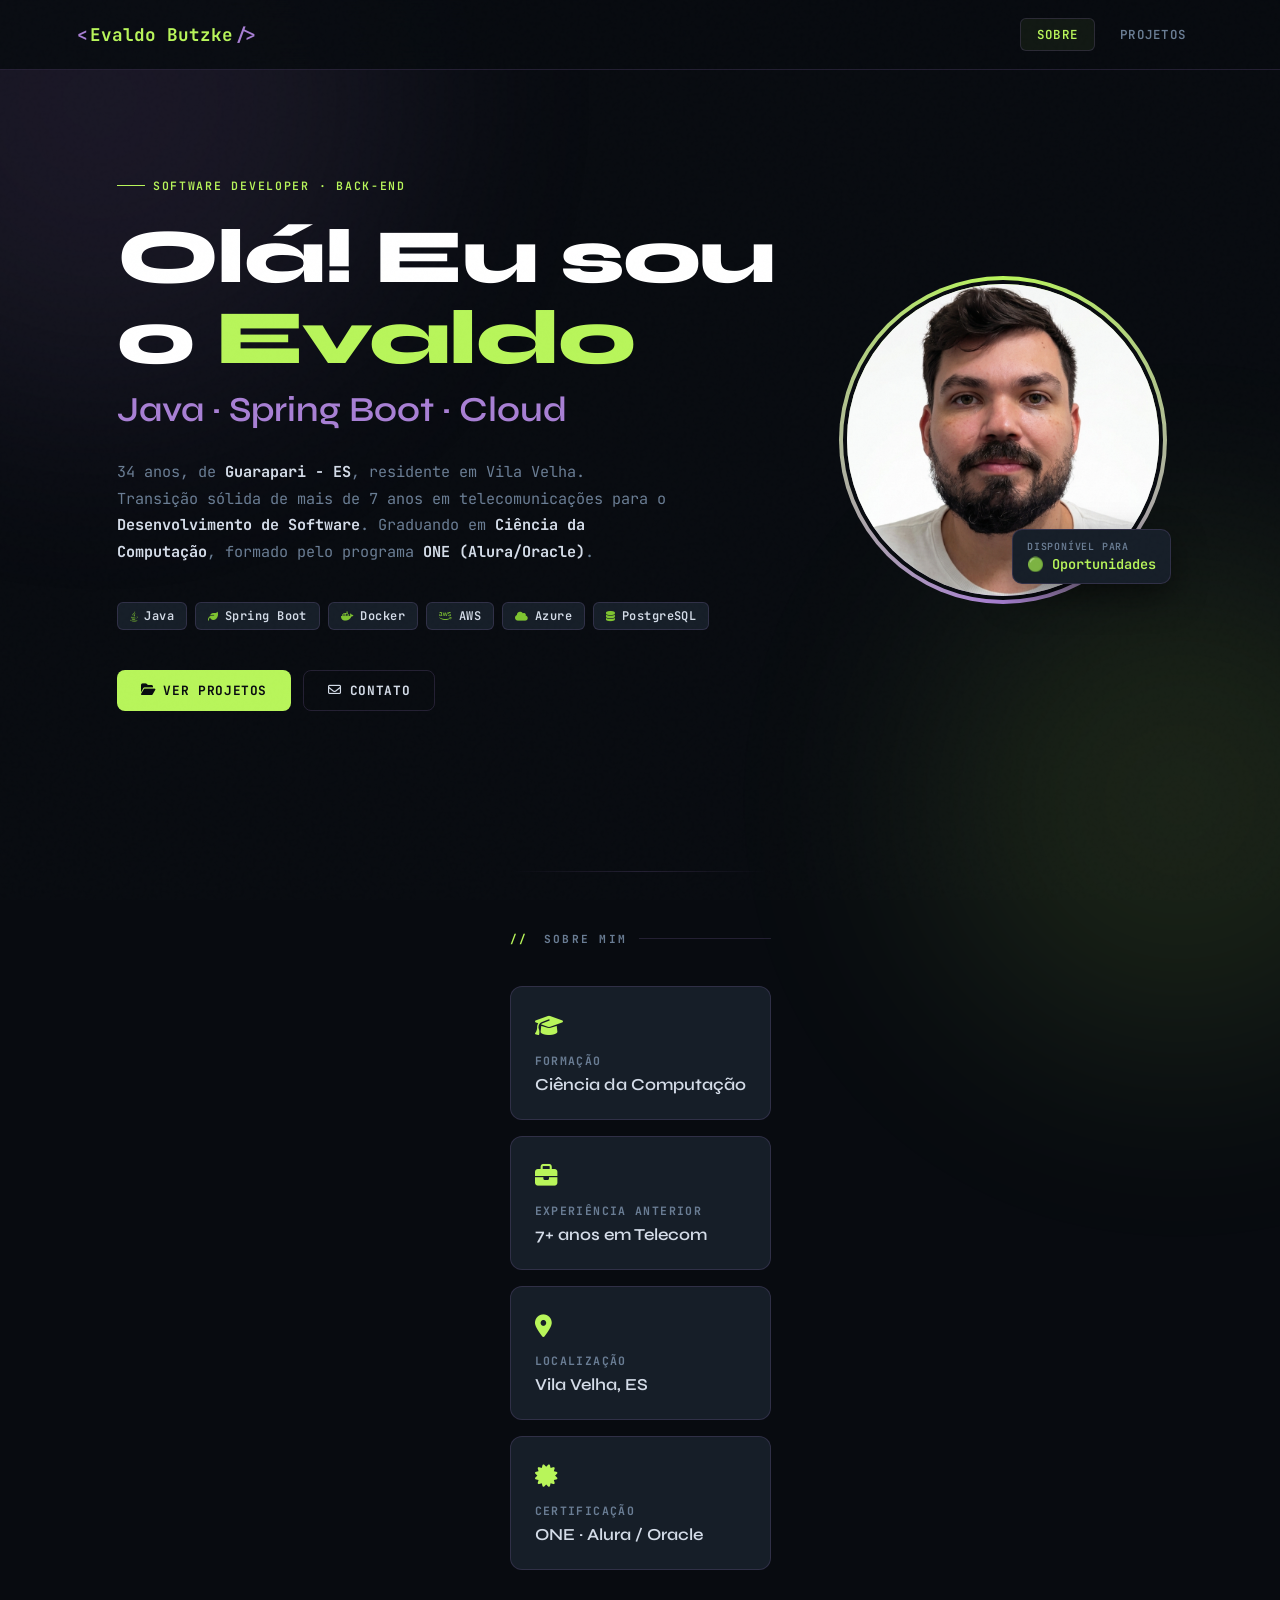
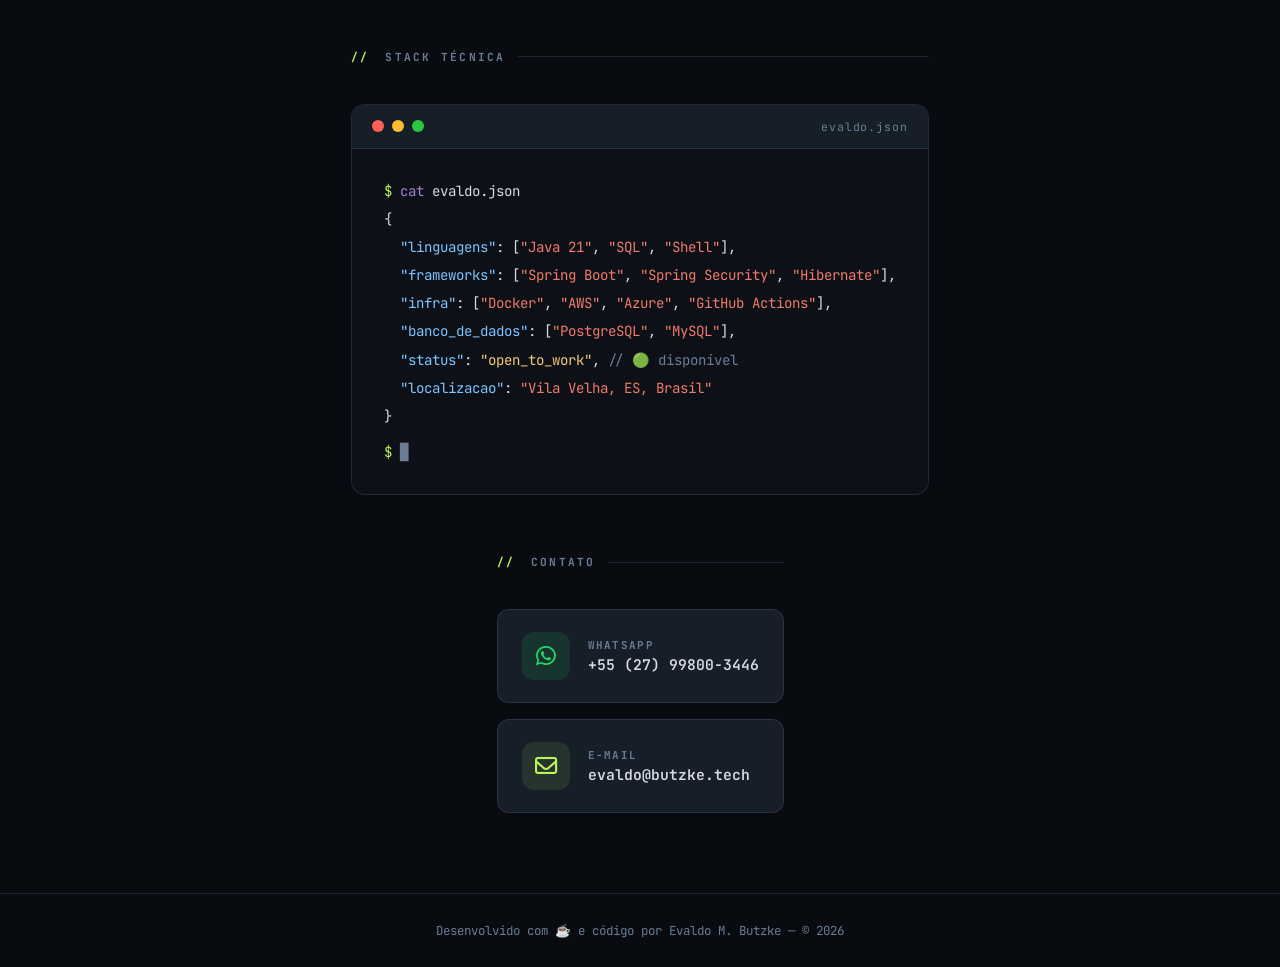
<file: index.html>
<!DOCTYPE html>
<html lang="pt-br">
<head>
    <meta charset="UTF-8">
    <meta name="viewport" content="width=device-width, initial-scale=1.0">
    <title>Evaldo Butzke | Software Developer</title>
    <meta name="description" content="Software Developer especializado em Java, Spring Boot, Docker e AWS.">

    <link rel="stylesheet" href="https://cdnjs.cloudflare.com/ajax/libs/font-awesome/6.5.2/css/all.min.css">
    <link rel="stylesheet" href="./src/styles/main.css">
    <link rel="stylesheet" href="./src/styles/index.css">
    <link rel="shortcut icon" href="./src/img/alien-monster_1f47e.png" type="image/x-icon">
</head>
<body>

    <div class="blob blob-1"></div>
    <div class="blob blob-2"></div>

    <header>
        <a class="logo" href="index.html" aria-label="Home">
            <span class="bracket">&lt;</span>
            <span class="name">Evaldo Butzke</span>
            <span class="bracket">/&gt;</span>
        </a>
        <nav>
            <a href="index.html" class="nav-link active">Sobre</a>
            <a href="projetos.html" class="nav-link">Projetos</a>
        </nav>
    </header>

    <section class="hero">
        <div class="hero-text">
            <p class="hero-eyebrow">Software Developer · Back-End</p>
            <h1>Olá! Eu sou o <span>Evaldo</span></h1>
            <p class="hero-subtitle">Java · Spring Boot · Cloud</p>
            <p class="hero-bio">
                34 anos, de <strong>Guarapari - ES</strong>, residente em Vila Velha.<br>
                Transição sólida de mais de 7 anos em telecomunicações para o
                <strong>Desenvolvimento de Software</strong>. Graduando em
                <strong>Ciência da Computação</strong>, formado pelo programa
                <strong>ONE (Alura/Oracle)</strong>.
            </p>
            <div class="stack">
                <span class="chip"><i class="fa-brands fa-java"></i> Java</span>
                <span class="chip"><i class="fa-solid fa-leaf"></i> Spring Boot</span>
                <span class="chip"><i class="fa-brands fa-docker"></i> Docker</span>
                <span class="chip"><i class="fa-brands fa-aws"></i> AWS</span>
                <span class="chip"><i class="fa-solid fa-cloud"></i> Azure</span>
                <span class="chip"><i class="fa-solid fa-database"></i> PostgreSQL</span>
            </div>
            <div class="cta-row">
                <a href="projetos.html" class="btn btn-primary">
                    <i class="fa-solid fa-folder-open"></i> Ver Projetos
                </a>
                <a href="#contato" class="btn btn-ghost">
                    <i class="fa-regular fa-envelope"></i> Contato
                </a>
            </div>
        </div>

        <div class="hero-avatar">
            <div class="avatar-ring"></div>
            <div class="avatar-inner">
                <img src="./src/img/perfil.png" alt="Foto de perfil de Evaldo Butzke">
            </div>
            <div class="avatar-badge">
                <span class="badge-label">Disponível para</span>
                <span class="badge-value">🟢 Oportunidades</span>
            </div>
        </div>
    </section>

    <section class="about-section">
        <div class="divider-line"></div>
        <div style="height:60px"></div>
        <p class="section-label reveal"><span>//</span> Sobre mim</p>
        <div class="facts-grid">
            <div class="fact-card reveal">
                <div class="fact-icon"><i class="fa-solid fa-graduation-cap"></i></div>
                <p class="fact-title">Formação</p>
                <p class="fact-value">Ciência da Computação</p>
            </div>
            <div class="fact-card reveal">
                <div class="fact-icon"><i class="fa-solid fa-briefcase"></i></div>
                <p class="fact-title">Experiência anterior</p>
                <p class="fact-value">7+ anos em Telecom</p>
            </div>
            <div class="fact-card reveal">
                <div class="fact-icon"><i class="fa-solid fa-location-dot"></i></div>
                <p class="fact-title">Localização</p>
                <p class="fact-value">Vila Velha, ES</p>
            </div>
            <div class="fact-card reveal">
                <div class="fact-icon"><i class="fa-solid fa-certificate"></i></div>
                <p class="fact-title">Certificação</p>
                <p class="fact-value">ONE · Alura / Oracle</p>
            </div>
        </div>
    </section>

    <section class="terminal">
        <p class="section-label reveal"><span>//</span> Stack técnica</p>
        <div class="terminal-window reveal">
            <div class="terminal-bar">
                <div class="dot dot-r"></div>
                <div class="dot dot-y"></div>
                <div class="dot dot-g"></div>
                <span class="terminal-title">evaldo.json</span>
            </div>
            <div class="terminal-body">
                <div class="line"><span class="prompt">$</span> <span class="cmd">cat</span> evaldo.json</div>
                <div class="line">{</div>
                <div class="line">&nbsp;&nbsp;<span class="key">"linguagens"</span>: [<span class="str">"Java 21"</span>, <span class="str">"SQL"</span>, <span class="str">"Shell"</span>],</div>
                <div class="line">&nbsp;&nbsp;<span class="key">"frameworks"</span>: [<span class="str">"Spring Boot"</span>, <span class="str">"Spring Security"</span>, <span class="str">"Hibernate"</span>],</div>
                <div class="line">&nbsp;&nbsp;<span class="key">"infra"</span>: [<span class="str">"Docker"</span>, <span class="str">"AWS"</span>, <span class="str">"Azure"</span>, <span class="str">"GitHub Actions"</span>],</div>
                <div class="line">&nbsp;&nbsp;<span class="key">"banco_de_dados"</span>: [<span class="str">"PostgreSQL"</span>, <span class="str">"MySQL"</span>],</div>
                <div class="line">&nbsp;&nbsp;<span class="key">"status"</span>: <span class="val">"open_to_work"</span>, <span class="comment">// 🟢 disponível</span></div>
                <div class="line">&nbsp;&nbsp;<span class="key">"localizacao"</span>: <span class="str">"Vila Velha, ES, Brasil"</span></div>
                <div class="line">}</div>
                <div class="line" style="margin-top:8px"><span class="prompt">$</span> <span class="comment">█</span></div>
            </div>
        </div>
    </section>

    <section class="contact-section" id="contato">
        <p class="section-label reveal"><span>//</span> Contato</p>
        <div class="contact-grid">
            <a href="https://wa.me/5527998003446" target="_blank" rel="noopener noreferrer"
               class="contact-card whatsapp reveal">
                <div class="contact-icon"><i class="fa-brands fa-whatsapp"></i></div>
                <div class="contact-info">
                    <span class="contact-label">WhatsApp</span>
                    <span class="contact-value">+55 (27) 99800-3446</span>
                </div>
            </a>
            <a href="mailto:evaldo@butzke.tech" class="contact-card email reveal">
                <div class="contact-icon"><i class="fa-regular fa-envelope"></i></div>
                <div class="contact-info">
                    <span class="contact-label">E-mail</span>
                    <span class="contact-value">evaldo@butzke.tech</span>
                </div>
            </a>
        </div>
    </section>

    <footer>
        <p class="footer-copy">Desenvolvido com <span>☕</span> e código por Evaldo M. Butzke &mdash; &copy; 2026</p>
    </footer>

    <script>
        const reveals = document.querySelectorAll('.reveal');
        const io = new IntersectionObserver((entries) => {
            entries.forEach((e, i) => {
                if (e.isIntersecting) {
                    setTimeout(() => e.target.classList.add('visible'), i * 80);
                    io.unobserve(e.target);
                }
            });
        }, { threshold: 0.1 });
        reveals.forEach(el => io.observe(el));
    </script>
</body>
</html>
</file>
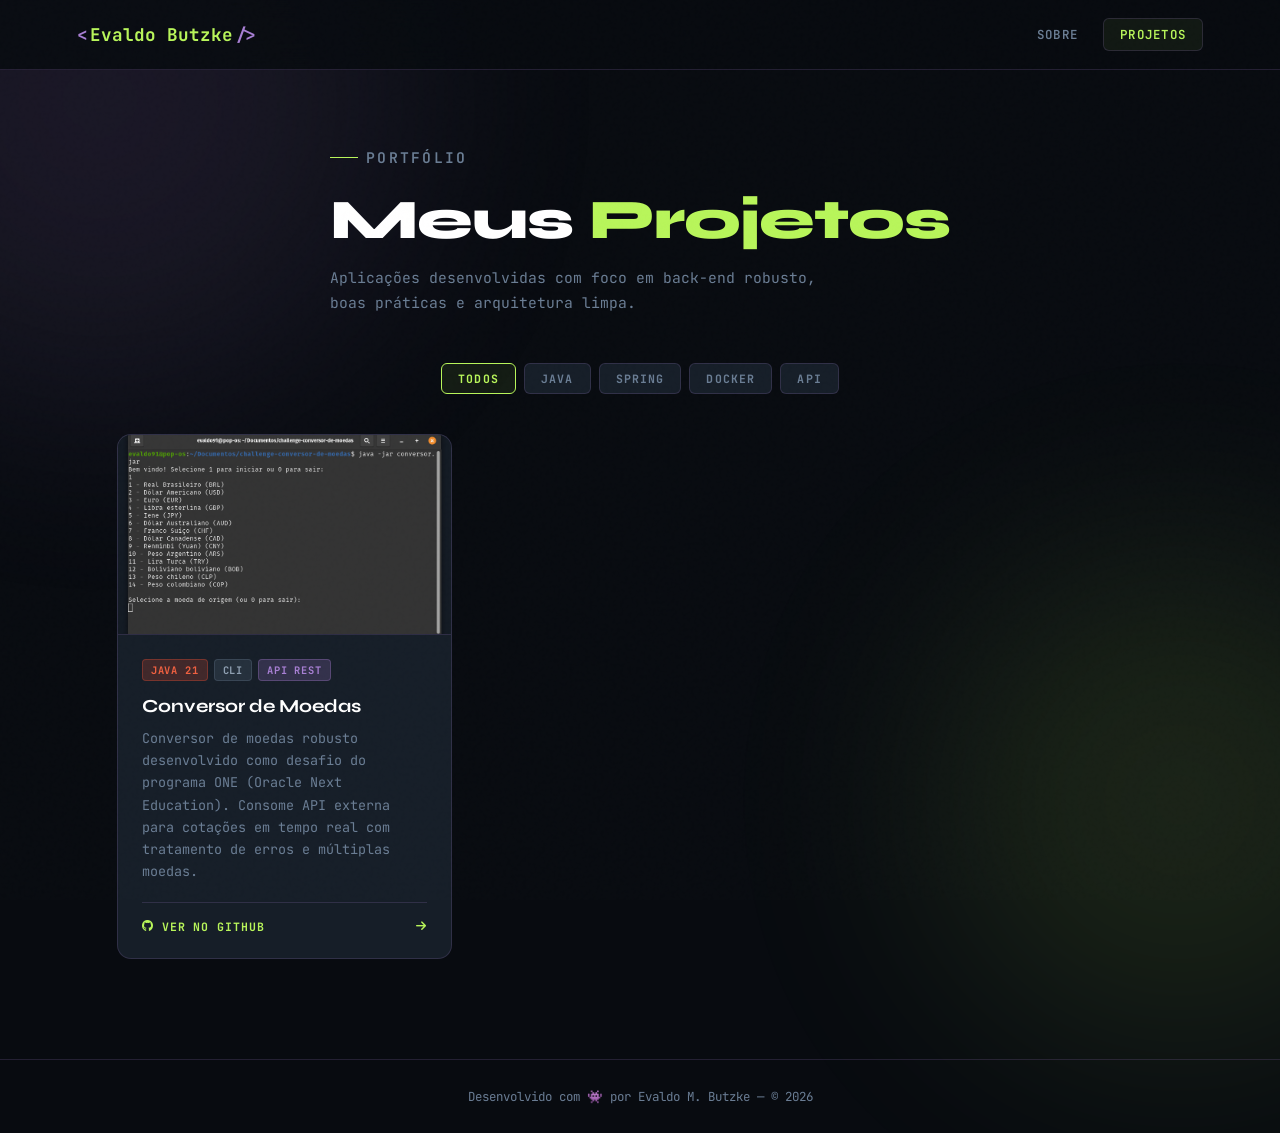
<file: projetos.html>
<!DOCTYPE html>
<html lang="pt-br">
<head>
    <meta charset="UTF-8">
    <meta name="viewport" content="width=device-width, initial-scale=1.0">
    <title>Projetos | Evaldo Butzke</title>
    <meta name="description" content="Projetos desenvolvidos por Evaldo Butzke — Software Developer especializado em Java e Spring Boot.">

    <link rel="stylesheet" href="https://cdnjs.cloudflare.com/ajax/libs/font-awesome/6.5.2/css/all.min.css">
    <link rel="stylesheet" href="./src/styles/main.css">
    <link rel="stylesheet" href="./src/styles/projetos.css">
    <link rel="shortcut icon" href="./src/img/alien-monster_1f47e.png" type="image/x-icon">
</head>
<body>

    <div class="blob blob-1"></div>
    <div class="blob blob-2"></div>

    <header>
        <a class="logo" href="index.html" aria-label="Home">
            <span class="bracket">&lt;</span>
            <span class="name">Evaldo Butzke</span>
            <span class="bracket">/&gt;</span>
        </a>
        <nav>
            <a href="index.html" class="nav-link">Sobre</a>
            <a href="projetos.html" class="nav-link active">Projetos</a>
        </nav>
    </header>

    <div class="page-hero">
        <p class="page-eyebrow">Portfólio</p>
        <h1>Meus <span>Projetos</span></h1>
        <p>Aplicações desenvolvidas com foco em back-end robusto, boas práticas e arquitetura limpa.</p>
    </div>

    <div class="filter-bar">
        <button class="filter-btn active" data-filter="all">Todos</button>
        <button class="filter-btn" data-filter="java">Java</button>
        <button class="filter-btn" data-filter="spring">Spring</button>
        <button class="filter-btn" data-filter="docker">Docker</button>
        <button class="filter-btn" data-filter="api">API</button>
    </div>

    <main class="projects-section">
        <div class="projects-grid" id="grid">

            <a href="https://github.com/evaldo91/challenge-conversor-de-moedas"
               target="_blank" rel="noopener"
               class="project-card" data-tags="java cli api"
               style="animation-delay:0.1s">
                <div class="project-img">
                    <img src="./src/img/conversor.png" alt="Interface CLI do conversor de moedas em Java">
                </div>
                <div class="project-body">
                    <div class="project-tags">
                        <span class="tag tag-java">Java 21</span>
                        <span class="tag tag-cli">CLI</span>
                        <span class="tag tag-api">API REST</span>
                    </div>
                    <h2 class="project-title">Conversor de Moedas</h2>
                    <p class="project-desc">
                        Conversor de moedas robusto desenvolvido como desafio do programa ONE (Oracle Next Education).
                        Consome API externa para cotações em tempo real com tratamento de erros e múltiplas moedas.
                    </p>
                    <div class="project-footer">
                        <i class="fa-brands fa-github"></i> Ver no GitHub
                        <i class="fa-solid fa-arrow-right" style="margin-left:auto"></i>
                    </div>
                </div>
            </a>

            <!-- Para adicionar mais projetos, copie o bloco acima e ajuste:
                 data-tags: combinação de "java spring docker api cli"
                 href: link do GitHub
                 src/img: screenshot do projeto
            -->

        </div>
    </main>

    <footer>
        <p class="footer-copy">Desenvolvido com <span>👾</span> por Evaldo M. Butzke &mdash; &copy; 2026</p>
    </footer>

    <script>
        const btns  = document.querySelectorAll('.filter-btn');
        const cards = document.querySelectorAll('.project-card');

        btns.forEach(btn => {
            btn.addEventListener('click', () => {
                btns.forEach(b => b.classList.remove('active'));
                btn.classList.add('active');
                const filter = btn.dataset.filter;
                cards.forEach(card => {
                    const tags = card.dataset.tags || '';
                    card.style.display = (filter === 'all' || tags.includes(filter)) ? 'flex' : 'none';
                });
            });
        });
    </script>
</body>
</html>
</file>
<file: src/styles/main.css>
/* ============================================================
   Evaldo Butzke | Portfolio — main.css
   ============================================================ */

@import url('https://fonts.googleapis.com/css2?family=JetBrains+Mono:wght@300;400;600;700&family=Syne:wght@400;600;700;800&display=swap');

/* ── RESET & ROOT ── */
*, *::before, *::after { box-sizing: border-box; margin: 0; padding: 0; }

:root {
    --green:       #b8f55a;
    --green-dim:   #7ec430;
    --purple:      #a87fd4;
    --purple-dark: #3d2660;
    --coral:       #f07a6a;
    --bg:          #080b10;
    --bg3:         #141b24;
    --surface:     #161e28;
    --border:      rgba(168, 127, 212, 0.18);
    --text:        #d4dce8;
    --text-dim:    #6a7d94;
    --mono:        'JetBrains Mono', monospace;
    --display:     'Syne', sans-serif;
}

html { scroll-behavior: smooth; }

body {
    font-family: var(--mono);
    background: var(--bg);
    color: var(--text);
    min-height: 100vh;
    overflow-x: hidden;
    display: flex;
    flex-direction: column;
}

/* ── NOISE OVERLAY ── */
body::before {
    content: '';
    position: fixed; inset: 0;
    background-image: url("data:image/svg+xml,%3Csvg viewBox='0 0 256 256' xmlns='http://www.w3.org/2000/svg'%3E%3Cfilter id='noise'%3E%3CfeTurbulence type='fractalNoise' baseFrequency='0.9' numOctaves='4' stitchTiles='stitch'/%3E%3C/filter%3E%3Crect width='100%25' height='100%25' filter='url(%23noise)' opacity='0.04'/%3E%3C/svg%3E");
    pointer-events: none; z-index: 999; opacity: 0.4;
}

/* ── AMBIENT BLOBS ── */
.blob {
    position: fixed; border-radius: 50%; filter: blur(120px);
    opacity: 0.11; pointer-events: none; z-index: 0;
    animation: drift 20s ease-in-out infinite alternate;
}
.blob-1 { width:600px; height:600px; background:var(--purple); top:-200px;  left:-200px; }
.blob-2 { width:500px; height:500px; background:var(--green);  bottom:-150px; right:-150px; animation-delay:-10s; }

/* ── HEADER ── */
header {
    position: sticky; top: 0; z-index: 100;
    display: flex; align-items: center; justify-content: space-between;
    padding: 18px 6%;
    background: rgba(8, 11, 16, 0.85);
    backdrop-filter: blur(16px);
    border-bottom: 1px solid var(--border);
}

.logo {
    font-family: var(--mono); font-size: 1.1rem; font-weight: 700;
    text-decoration: none; display: flex; align-items: center; gap: 2px;
}
.logo .bracket { color: var(--purple); }
.logo .name    { color: var(--green); }

nav { display: flex; gap: 8px; }

.nav-link {
    color: var(--text-dim); text-decoration: none;
    font-size: 0.78rem; font-weight: 600; letter-spacing: 0.1em;
    text-transform: uppercase; padding: 7px 16px; border-radius: 6px;
    border: 1px solid transparent; transition: all 0.25s;
}
.nav-link:hover,
.nav-link.active {
    color: var(--green); border-color: var(--border);
    background: rgba(184, 245, 90, 0.06);
}

/* ── BUTTONS ── */
.btn {
    display: inline-flex; align-items: center; gap: 8px;
    padding: 11px 24px; border-radius: 8px;
    font-family: var(--mono); font-size: 0.8rem; font-weight: 700;
    letter-spacing: 0.05em; text-decoration: none; text-transform: uppercase;
    transition: all 0.25s; cursor: pointer; border: none;
}
.btn-primary { background: var(--green); color: #080b10; }
.btn-primary:hover { background: #ceff7a; transform: translateY(-2px); box-shadow: 0 8px 24px rgba(184,245,90,0.3); }
.btn-ghost   { background: transparent; color: var(--text); border: 1px solid var(--border); }
.btn-ghost:hover { border-color: var(--purple); color: var(--purple); transform: translateY(-2px); }

/* ── SECTION LABEL ── */
.section-label {
    display: flex; align-items: center; gap: 12px;
    font-size: 0.7rem; font-weight: 700; letter-spacing: 0.2em;
    text-transform: uppercase; color: var(--text-dim); margin-bottom: 40px;
}
.section-label::after { content:''; flex:1; height:1px; background:var(--border); }
.section-label span   { color: var(--green); margin-right: 4px; }

/* ── DIVIDER ── */
.divider-line { height:1px; background:linear-gradient(90deg, transparent, var(--border), transparent); }

/* ── FOOTER ── */
footer {
    position: relative; z-index: 1;
    border-top: 1px solid var(--border); padding: 28px 6%;
    text-align: center; margin-top: auto;
}
.footer-copy { font-size: 0.78rem; color: var(--text-dim); }
.footer-copy span { color: var(--coral); }

/* ── SCROLL REVEAL ── */
.reveal { opacity:0; transform:translateY(24px); transition:opacity 0.6s, transform 0.6s; }
.reveal.visible { opacity:1; transform:translateY(0); }

/* ── ANIMATIONS ── */
@keyframes drift  { from{transform:translate(0,0)}   to{transform:translate(40px,30px)} }
@keyframes spin   { to{transform:rotate(360deg)} }
@keyframes float  { 0%,100%{transform:translateY(0)} 50%{transform:translateY(-8px)} }
@keyframes fadeUp { from{opacity:0;transform:translateY(20px)} to{opacity:1;transform:translateY(0)} }
@keyframes fadeIn { from{opacity:0;transform:scale(0.96)}      to{opacity:1;transform:scale(1)} }

/* ── RESPONSIVE SHARED ── */
@media (max-width: 680px) {
    header { flex-wrap:wrap; gap:12px; padding:16px 5%; }
    nav    { width:100%; justify-content:center; }
    .nav-link { font-size:0.72rem; padding:6px 12px; }
    footer { padding:24px 5%; }
}
</file>
<file: src/styles/index.css>
/* ============================================================
   index.css — estilos exclusivos da página Sobre
   ============================================================ */

/* ── HERO ── */
.hero {
    position: relative; z-index: 1;
    display: grid; grid-template-columns: 1fr auto;
    align-items: center; gap: 60px;
    max-width: 1200px; margin: 0 auto;
    padding: 100px 6% 80px; flex: 1;
}

.hero-eyebrow {
    display: inline-flex; align-items: center; gap: 8px;
    font-size: 0.72rem; font-weight: 600; letter-spacing: 0.15em;
    text-transform: uppercase; color: var(--green); margin-bottom: 24px;
    opacity: 0; animation: fadeUp 0.6s 0.2s forwards;
}
.hero-eyebrow::before {
    content: ''; display: inline-block;
    width: 28px; height: 1px; background: var(--green);
}

.hero h1 {
    font-family: var(--display);
    font-size: clamp(2.8rem, 6vw, 5rem);
    font-weight: 800; line-height: 1.05; letter-spacing: -0.02em;
    color: #fff; margin-bottom: 10px;
    opacity: 0; animation: fadeUp 0.6s 0.35s forwards;
}
.hero h1 span { color: var(--green); }

.hero-subtitle {
    font-family: var(--display);
    font-size: clamp(1.4rem, 3vw, 2.2rem); font-weight: 600;
    color: var(--purple); margin-bottom: 28px;
    opacity: 0; animation: fadeUp 0.6s 0.5s forwards;
}

.hero-bio {
    font-size: 0.95rem; line-height: 1.75; color: var(--text-dim);
    max-width: 560px; margin-bottom: 36px;
    opacity: 0; animation: fadeUp 0.6s 0.65s forwards;
}
.hero-bio strong { color: var(--text); }

/* ── TECH STACK ── */
.stack {
    display: flex; flex-wrap: wrap; gap: 8px; margin-bottom: 40px;
    opacity: 0; animation: fadeUp 0.6s 0.8s forwards;
}
.chip {
    display: inline-flex; align-items: center; gap: 6px;
    font-size: 0.75rem; font-weight: 600; padding: 5px 12px;
    border-radius: 6px; border: 1px solid var(--border);
    background: var(--surface); color: var(--text); letter-spacing: 0.04em;
    transition: all 0.2s;
}
.chip:hover { border-color:var(--green); color:var(--green); background:rgba(184,245,90,0.07); transform:translateY(-1px); }
.chip i { color: var(--green-dim); font-size: 0.85em; }

/* ── CTA ROW ── */
.cta-row {
    display: flex; gap: 12px; flex-wrap: wrap;
    opacity: 0; animation: fadeUp 0.6s 0.95s forwards;
}

/* ── AVATAR ── */
.hero-avatar {
    position: relative; width: 320px; flex-shrink: 0;
    display: flex; align-items: center; justify-content: center;
    opacity: 0; animation: fadeIn 0.8s 0.4s forwards;
}
.avatar-ring {
    position: absolute; inset: -4px; border-radius: 50%;
    background: conic-gradient(from 0deg, var(--green), var(--purple), var(--green));
    animation: spin 6s linear infinite;
}
.avatar-inner {
    position: relative; z-index: 1;
    width: 100%; aspect-ratio: 1; border-radius: 50%;
    overflow: hidden; border: 4px solid var(--bg);
}
.avatar-inner img { width:100%; height:100%; object-fit:cover; display:block; }

.avatar-badge {
    position: absolute; bottom: 16px; right: -8px; z-index: 2;
    background: var(--surface); border: 1px solid var(--border);
    border-radius: 10px; padding: 10px 14px;
    font-size: 0.7rem; font-weight: 600; white-space: nowrap;
    display: flex; flex-direction: column; gap: 2px;
    box-shadow: 0 12px 32px rgba(0,0,0,0.5);
    animation: float 4s ease-in-out infinite;
}
.badge-label { color:var(--text-dim); letter-spacing:0.08em; text-transform:uppercase; font-size:0.62rem; }
.badge-value { color:var(--green); font-size:0.85rem; }

/* ── ABOUT FACTS ── */
.about-section {
    position: relative; z-index: 1;
    max-width: 1200px; margin: 0 auto; padding: 80px 6%;
}

.facts-grid { display:grid; grid-template-columns:repeat(auto-fit, minmax(240px,1fr)); gap:16px; }

.fact-card {
    background: var(--surface); border: 1px solid var(--border);
    border-radius: 12px; padding: 24px;
    transition: border-color 0.25s, transform 0.25s;
}
.fact-card:hover { border-color: var(--purple); transform: translateY(-3px); }
.fact-icon  { font-size:1.4rem; color:var(--green); margin-bottom:12px; }
.fact-title { font-size:0.72rem; font-weight:700; letter-spacing:0.12em; text-transform:uppercase; color:var(--text-dim); margin-bottom:6px; }
.fact-value { font-family:var(--display); font-size:1.05rem; font-weight:600; color:var(--text); }

/* ── TERMINAL ── */
.terminal {
    position: relative; z-index: 1;
    max-width: 1200px; margin: 0 auto; padding: 0 6% 60px;
}
.terminal-window { background:#0d1117; border:1px solid var(--border); border-radius:14px; overflow:hidden; }
.terminal-bar    { display:flex; align-items:center; gap:8px; padding:14px 20px; background:var(--surface); border-bottom:1px solid var(--border); }
.dot   { width:12px; height:12px; border-radius:50%; }
.dot-r { background:#ff5f57; } .dot-y { background:#ffbd2e; } .dot-g { background:#28c840; }
.terminal-title { margin-left:auto; font-size:0.72rem; color:var(--text-dim); letter-spacing:0.08em; }
.terminal-body  { padding:28px 32px; }
.line    { font-size:0.88rem; line-height:2; }
.prompt  { color:var(--green); }
.cmd     { color:var(--purple); }
.comment { color:var(--text-dim); }
.key     { color:#7ec4ff; }
.val     { color:#f5c87a; }
.str     { color:var(--coral); }

/* ── CONTACT SECTION ── */
.contact-section {
    position: relative; z-index: 1;
    max-width: 1200px; margin: 0 auto; padding: 0 6% 80px;
}
.contact-grid {
    display: grid;
    grid-template-columns: repeat(auto-fit, minmax(260px, 1fr));
    gap: 16px;
}
.contact-card {
    display: flex; align-items: center; gap: 18px;
    background: var(--surface); border: 1px solid var(--border);
    border-radius: 12px; padding: 22px 24px;
    text-decoration: none; color: var(--text);
    transition: border-color 0.25s, transform 0.25s, box-shadow 0.25s;
}
.contact-card:hover {
    transform: translateY(-4px);
    box-shadow: 0 12px 32px rgba(0,0,0,0.3);
}
.contact-card.whatsapp:hover { border-color: #25d366; }
.contact-card.email:hover    { border-color: var(--green); }

.contact-icon {
    width: 48px; height: 48px; border-radius: 12px;
    display: flex; align-items: center; justify-content: center;
    font-size: 1.4rem; flex-shrink: 0;
}
.contact-card.whatsapp .contact-icon { background: rgba(37,211,102,0.12); color: #25d366; }
.contact-card.email    .contact-icon { background: rgba(184,245,90,0.1);  color: var(--green); }

.contact-info { display: flex; flex-direction: column; gap: 3px; }
.contact-label { font-size: 0.68rem; font-weight: 700; letter-spacing: 0.12em; text-transform: uppercase; color: var(--text-dim); }
.contact-value { font-size: 0.92rem; font-weight: 600; color: var(--text); }
.contact-card:hover .contact-value { color: #fff; }

/* ── RESPONSIVE ── */
@media (max-width: 900px) {
    .hero { grid-template-columns:1fr; text-align:center; padding-top:60px; }
    .hero-avatar { width:240px; margin:0 auto; order:-1; }
    .hero-bio    { margin:0 auto 36px; }
    .stack       { justify-content:center; }
    .cta-row     { justify-content:center; }
    .hero-eyebrow{ justify-content:center; }
    .avatar-badge{ right:-4px; }
}
@media (max-width: 680px) {
    .hero          { padding:48px 5% 60px; gap:40px; }
    .about-section,
    .terminal,
    .contact-section { padding-left:5%; padding-right:5%; }
}
</file>
<file: src/styles/projetos.css>
/* ============================================================
   projetos.css — estilos exclusivos da página Projetos
   ============================================================ */

/* ── PAGE HERO ── */
.page-hero {
    position: relative; z-index: 1;
    max-width: 1200px; margin: 0 auto;
    padding: 72px 6% 48px;
}
.page-eyebrow {
    display: inline-flex; align-items: center; gap: 8px;
    font-size: 0.72rem; font-weight: 600; letter-spacing: 0.15em;
    text-transform: uppercase; color: var(--green); margin-bottom: 16px;
}
.page-eyebrow::before {
    content: ''; display: inline-block; width: 28px; height: 1px; background: var(--green);
}
.page-hero h1 {
    font-family: var(--display);
    font-size: clamp(2rem, 5vw, 3.5rem);
    font-weight: 800; letter-spacing: -0.02em; color: #fff; margin-bottom: 12px;
}
.page-hero h1 span { color: var(--green); }
.page-hero p { font-size: 0.92rem; color: var(--text-dim); line-height: 1.7; max-width: 520px; }

/* ── FILTER BAR ── */
.filter-bar {
    position: relative; z-index: 1;
    max-width: 1200px; margin: 0 auto;
    padding: 0 6% 40px;
    display: flex; gap: 8px; flex-wrap: wrap;
}
.filter-btn {
    font-family: var(--mono); font-size: 0.72rem; font-weight: 700;
    letter-spacing: 0.1em; text-transform: uppercase;
    padding: 7px 16px; border-radius: 6px; cursor: pointer;
    border: 1px solid var(--border); background: var(--surface);
    color: var(--text-dim); transition: all 0.2s;
}
.filter-btn:hover,
.filter-btn.active { border-color: var(--green); color: var(--green); background: rgba(184,245,90,0.07); }

/* ── PROJECTS GRID ── */
.projects-section {
    position: relative; z-index: 1;
    max-width: 1200px; margin: 0 auto; padding: 0 6% 100px;
}
.projects-grid {
    display: grid;
    grid-template-columns: repeat(auto-fill, minmax(320px, 1fr));
    gap: 20px;
}

/* ── PROJECT CARD ── */
.project-card {
    background: var(--surface); border: 1px solid var(--border);
    border-radius: 14px; overflow: hidden;
    transition: border-color 0.25s, transform 0.25s, box-shadow 0.25s;
    text-decoration: none; display: flex; flex-direction: column;
    opacity: 0; transform: translateY(20px);
    animation: fadeUp 0.5s forwards;
}
.project-card:hover {
    border-color: var(--green); transform: translateY(-6px);
    box-shadow: 0 20px 48px rgba(0,0,0,0.4), 0 0 0 1px rgba(184,245,90,0.1);
}

.project-img {
    width: 100%; height: 200px; overflow: hidden;
    background: var(--bg3); border-bottom: 1px solid var(--border);
}
.project-img img {
    width: 100%; height: 100%; object-fit: cover;
    transition: transform 0.4s ease;
}
.project-card:hover .project-img img { transform: scale(1.05); }

.project-body { padding: 24px; flex: 1; display: flex; flex-direction: column; }

/* ── TAGS ── */
.project-tags { display:flex; flex-wrap:wrap; gap:6px; margin-bottom:14px; }
.tag {
    font-size: 0.65rem; font-weight: 700; text-transform: uppercase;
    letter-spacing: 0.08em; padding: 3px 8px; border-radius: 4px;
}
.tag-java   { background:rgba(240,80,50,0.2);  color:#f06040; border:1px solid rgba(240,80,50,0.3); }
.tag-cli    { background:rgba(100,120,140,0.2); color:#8fa0b2; border:1px solid rgba(100,120,140,0.3); }
.tag-spring { background:rgba(109,179,63,0.2);  color:#6db33f; border:1px solid rgba(109,179,63,0.3); }
.tag-docker { background:rgba(30,130,200,0.2);  color:#1e82c8; border:1px solid rgba(30,130,200,0.3); }
.tag-api    { background:rgba(168,127,212,0.2); color:#a87fd4; border:1px solid rgba(168,127,212,0.3); }

.project-title { font-family:var(--display); font-size:1.15rem; font-weight:700; color:#fff; margin-bottom:10px; }
.project-desc  { font-size:0.84rem; line-height:1.65; color:var(--text-dim); flex:1; }

.project-footer {
    display: flex; align-items: center; gap: 8px; margin-top: 20px;
    font-size: 0.72rem; font-weight: 700; letter-spacing: 0.08em;
    text-transform: uppercase; color: var(--green);
    padding-top: 16px; border-top: 1px solid var(--border);
}

/* ── RESPONSIVE ── */
@media (max-width: 680px) {
    .page-hero, .filter-bar, .projects-section { padding-left:5%; padding-right:5%; }
}
</file>
